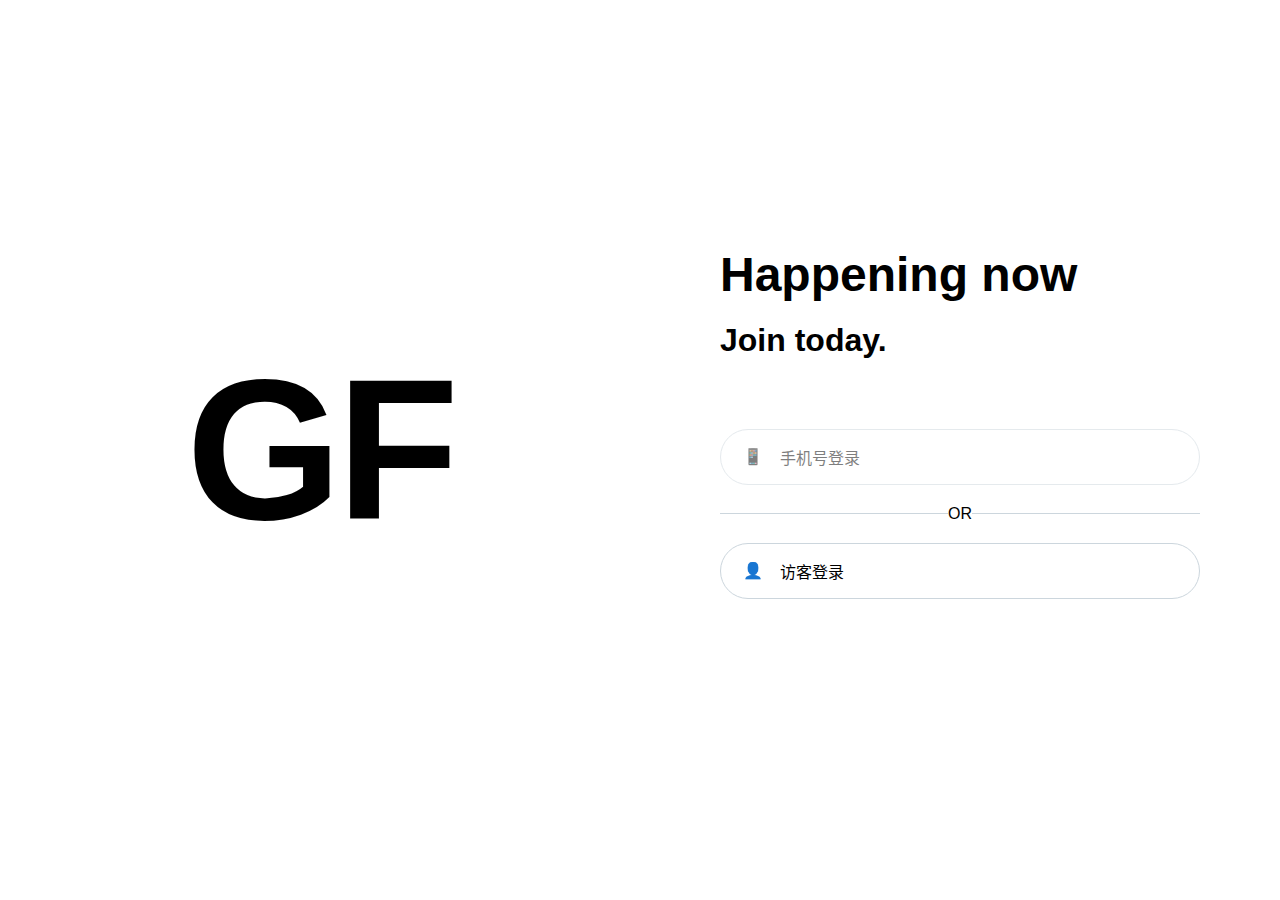
<file: index.html>
<!DOCTYPE html>
<html lang="zh-CN">
<head>
    <meta charset="UTF-8">
    <meta name="viewport" content="width=device-width, initial-scale=1.0">
    <title>面试助手 - 首页</title>
    <style>
        body {
            font-family: 'Segoe UI', Tahoma, Geneva, Verdana, sans-serif;
            margin: 0;
            padding: 0;
            background-color: #f5f5f5;
            color: #333;
        }
        .container {
            max-width: 800px;
            margin: 50px auto;
            padding: 20px;
            background-color: #fff;
            border-radius: 8px;
            box-shadow: 0 2px 10px rgba(0,0,0,0.1);
            text-align: center;
        }
        h1 {
            color: #2c3e50;
            margin-bottom: 30px;
        }
        .links {
            display: flex;
            justify-content: center;
            gap: 20px;
            flex-wrap: wrap;
        }
        .btn {
            display: inline-block;
            padding: 15px 30px;
            background-color: #3498db;
            color: white;
            text-decoration: none;
            border-radius: 4px;
            font-size: 18px;
            transition: background-color 0.3s ease;
        }
        .btn:hover {
            background-color: #2980b9;
        }
    </style>
</head>
<body>
    <div class="container">
        <h1>欢迎使用面试助手</h1>
        <p>请选择您要访问的页面：</p>
        <div class="links">
            <a href="config.html" class="btn">面试配置</a>
            <a href="interview.html" class="btn">开始面试</a>
            <a href="user.html" class="btn">用户中心</a>
        </div>
    </div>

    <script>
        // 检查用户是否已登录
        window.onload = function() {
            // 这里应该检查实际的登录状态，目前我们用一个简单的检查来演示
            // 在实际应用中，这可能涉及检查cookie、localStorage或向服务器验证
            const isLoggedIn = localStorage.getItem('isLoggedIn') === 'true';
            
            if (!isLoggedIn) {
                // 如果用户未登录，重定向到登录页面
                window.location.href = 'login.html';
            }
        };
    </script>
</body>
</html>
</file>
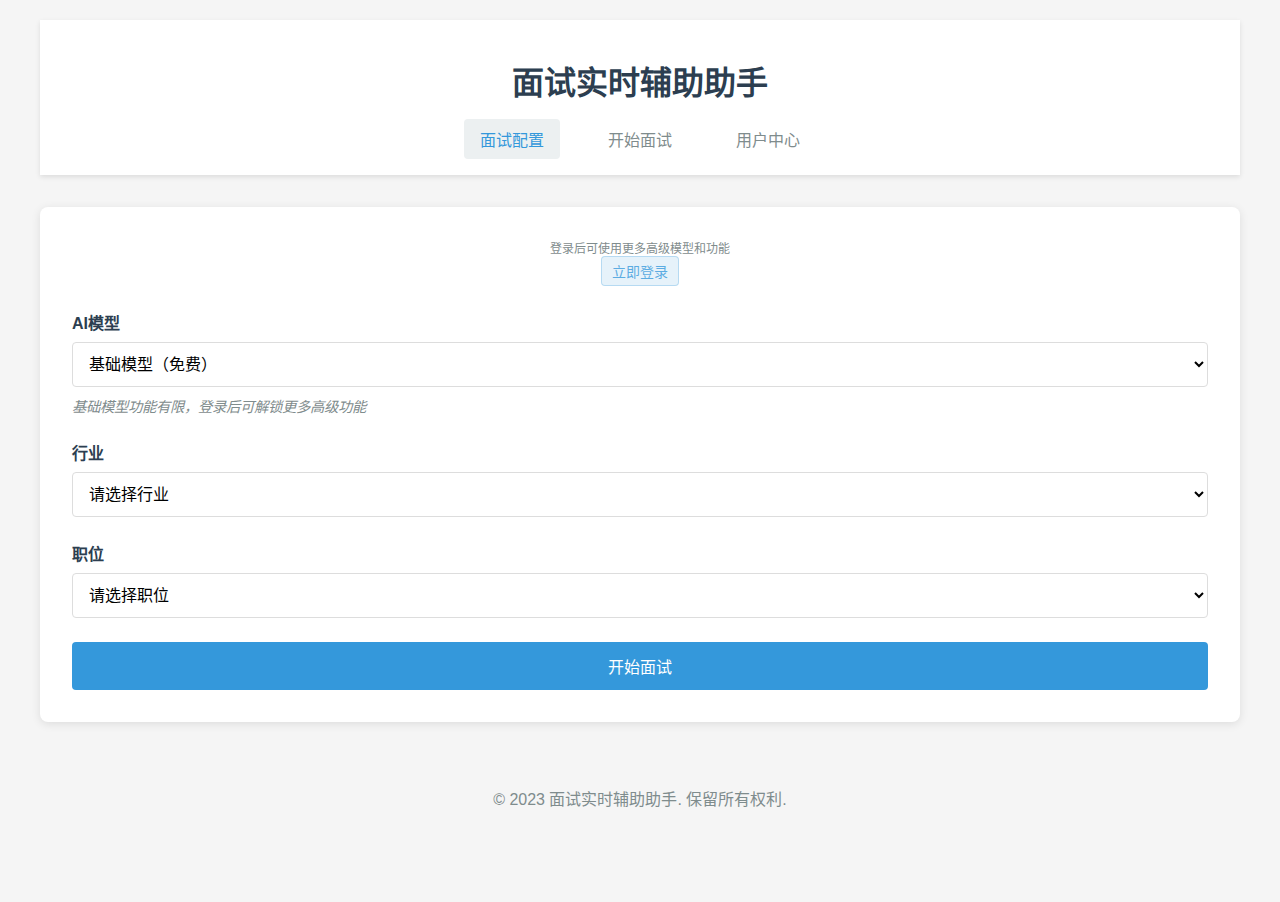
<file: config.html>
<!DOCTYPE html>
<html lang="zh-CN">
<head>
    <meta charset="UTF-8">
    <meta name="viewport" content="width=device-width, initial-scale=1.0">
    <title>面试配置 - 面试助手</title>
    <link rel="stylesheet" href="css/config.css">
    <link rel="stylesheet" href="css/modal.css">
</head>
<body>
    <div class="container">
        <header>
            <h1>面试实时辅助助手</h1>
            <nav>
                <a href="config.html" class="active">面试配置</a>
                <a href="interview.html">开始面试</a>
                <a href="user.html">用户中心</a>
            </nav>
        </header>

        <main>
            <div class="login-prompt" id="loginPrompt" style="display: none;">
                <p>登录后可使用更多高级模型和功能</p>
                <button id="goToLogin" class="btn btn-primary">立即登录</button>
            </div>

            <form id="configForm">
                <div class="form-group">
                    <label for="model">AI模型</label>
                    <select id="model" name="model" required>
                        <option value="">请选择AI模型</option>
                        <option value="basic" selected>基础模型（免费）</option>
                        <option value="advanced" disabled>高级模型（需登录）</option>
                        <option value="premium" disabled>旗舰模型（需登录）</option>
                    </select>
                    <p class="model-info" id="modelInfo">基础模型功能有限，登录后可解锁更多高级功能</p>
                </div>

                <div class="form-group">
                    <label for="industry">行业</label>
                    <select id="industry" name="industry" required>
                        <option value="">请选择行业</option>
                        <option value="technology">互联网/科技</option>
                        <option value="finance">金融</option>
                        <option value="healthcare">医疗健康</option>
                        <option value="education">教育</option>
                        <option value="manufacturing">制造业</option>
                        <option value="retail">零售/电商</option>
                    </select>
                </div>

                <div class="form-group">
                    <label for="position">职位</label>
                    <select id="position" name="position" required>
                        <option value="">请选择职位</option>
                        <option value="developer">软件开发工程师</option>
                        <option value="manager">项目经理</option>
                        <option value="designer">UI/UX设计师</option>
                        <option value="analyst">数据分析师</option>
                        <option value="tester">测试工程师</option>
                    </select>
                </div>

                <button type="submit" class="btn btn-primary btn-block">开始面试</button>
            </form>
        </main>

        <!-- 登录模态框 -->
        <div id="loginModal" class="modal" style="display: none;">
            <div class="modal-content">
                <span class="close">&times;</span>
                <h2>用户登录</h2>
                <div class="login-tabs">
                    <button class="tab-btn active" data-tab="username">账号密码登录</button>
                    <button class="tab-btn" data-tab="phone">手机验证码登录</button>
                </div>
                
                <!-- 账号密码登录表单 -->
                <form id="modalLoginForm" class="login-form active">
                    <div class="form-group">
                        <label for="modalUsername">用户名</label>
                        <input type="text" id="modalUsername" name="username" required>
                    </div>
                    <div class="form-group">
                        <label for="modalPassword">密码</label>
                        <input type="password" id="modalPassword" name="password" required>
                    </div>
                    <button type="submit" class="btn btn-primary btn-block">登录</button>
                </form>
                
                <!-- 手机验证码登录表单 -->
                <form id="modalPhoneLoginForm" class="login-form" style="display: none;">
                    <div class="form-group">
                        <label for="modalPhone">手机号</label>
                        <input type="tel" id="modalPhone" name="phone" required>
                    </div>
                    <div class="form-group">
                        <label for="modalCode">验证码</label>
                        <div class="code-input-group">
                            <input type="text" id="modalCode" name="code" required>
                            <button type="button" id="modalSendCodeBtn" class="btn btn-secondary">发送验证码</button>
                        </div>
                    </div>
                    <button type="submit" class="btn btn-primary btn-block">登录</button>
                </form>
                
                <div class="form-footer">
                    <p>还没有账户？<a href="#" id="showRegisterModal">立即注册</a></p>
                </div>
            </div>
            
            <!-- 注册表单 -->
            <div class="modal-content" id="registerModalContent" style="display: none;">
                <span class="close">&times;</span>
                <h2>用户注册</h2>
                <form id="modalRegisterForm">
                    <div class="form-group">
                        <label for="modalRegUsername">用户名</label>
                        <input type="text" id="modalRegUsername" name="regUsername" required>
                    </div>
                    <div class="form-group">
                        <label for="modalRegEmail">邮箱</label>
                        <input type="email" id="modalRegEmail" name="regEmail" required>
                    </div>
                    <div class="form-group">
                        <label for="modalRegPassword">密码</label>
                        <input type="password" id="modalRegPassword" name="regPassword" required>
                    </div>
                    <div class="form-group">
                        <label for="modalRegConfirmPassword">确认密码</label>
                        <input type="password" id="modalRegConfirmPassword" name="regConfirmPassword" required>
                    </div>
                    <button type="submit" class="btn btn-primary btn-block">注册</button>
                </form>
                <div class="form-footer">
                    <p>已有账户？<a href="#" id="showLoginModal">立即登录</a></p>
                </div>
            </div>
        </div>

        <footer>
            <p>&copy; 2023 面试实时辅助助手. 保留所有权利.</p>
        </footer>
    </div>

    <script src="js/config.js"></script>
</body>
</html>
</file>
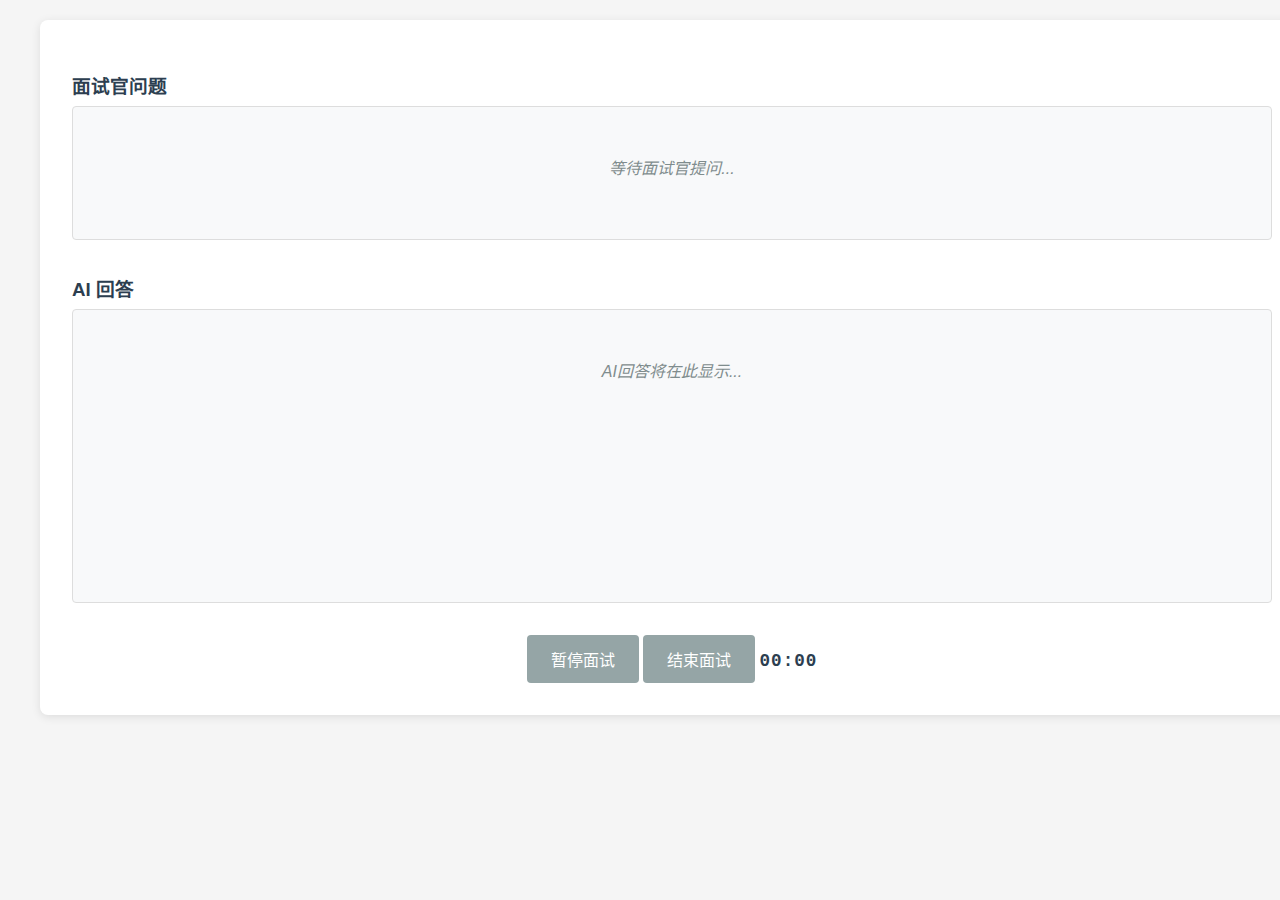
<file: interview.html>
<!DOCTYPE html>
<html lang="zh-CN">
<head>
    <meta charset="UTF-8">
    <meta name="viewport" content="width=device-width, initial-scale=1.0">
    <title>面试进行中 - 面试助手</title>
    <link rel="stylesheet" href="css/interview.css">
</head>
<body>
    <div class="container">
        <div class="content-layout">
        

        <main class="content-main">
            <div class="interview-section">
                <div class="qa-section">
                    <div class="question-section">
                        <h3>面试官问题</h3>
                        <div id="questionDisplay" class="display-area">
                            <p class="placeholder">等待面试官提问...</p>
                        </div>
                    </div>
                    
                    <div class="answer-section">
                        <h3>AI 回答</h3>
                        <div id="answerDisplay" class="display-area">
                            <p class="placeholder">AI回答将在此显示...</p>
                        </div>
                    </div>
                </div>
            </div>

            <div class="interview-actions">
                <button id="pauseInterview" class="btn btn-secondary">暂停面试</button>
                <button id="endInterview" class="btn btn-secondary">结束面试</button>
                <span id="interviewTimer" class="timer-display" aria-label="计时器">00:00</span>
            </div>
        </main>

        
        
        </div>

        <footer>
        </footer>
    </div>
    <script src="js/interview.js"></script>
</body>
</html>
</file>
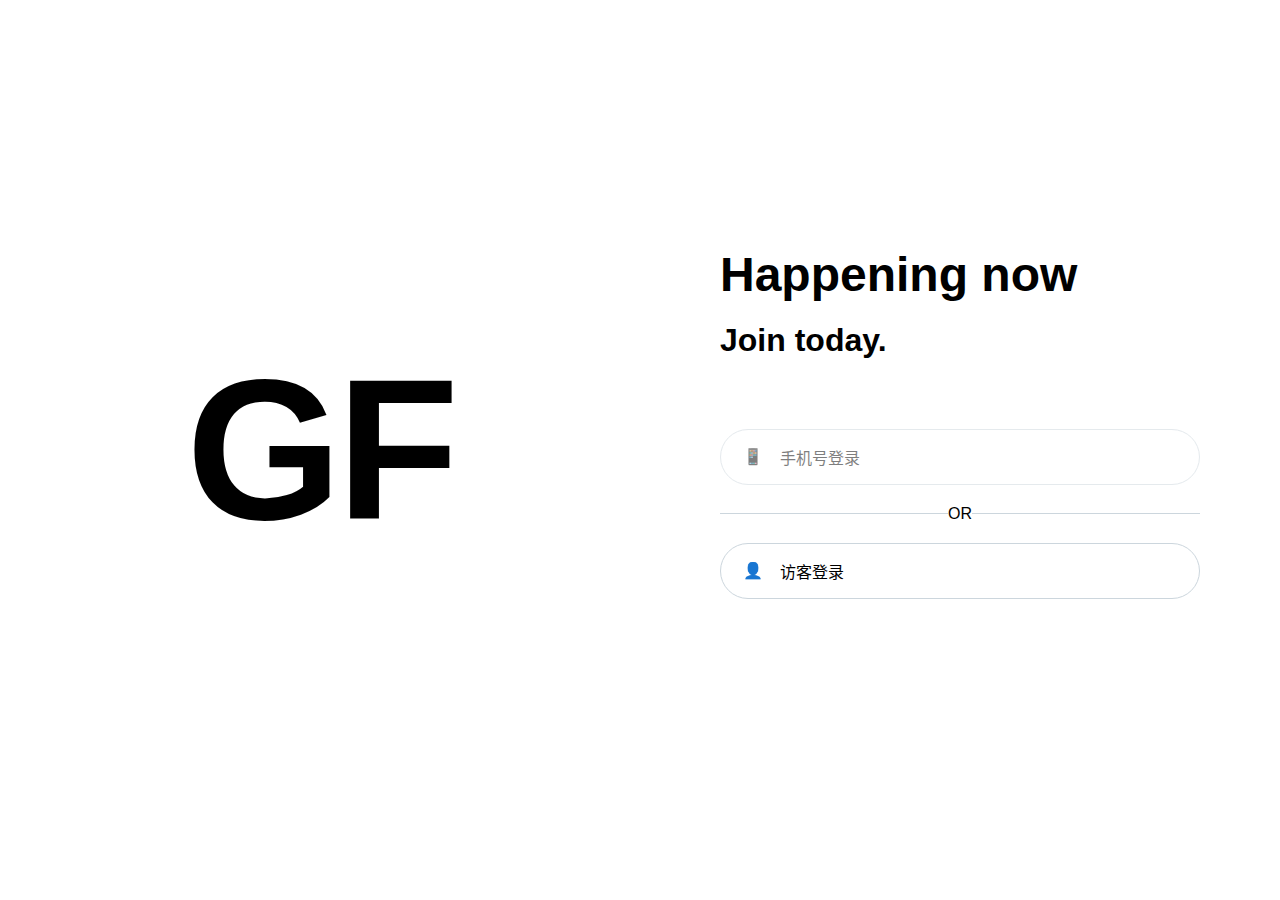
<file: login.html>
<!DOCTYPE html>
<html lang="zh-CN">
<head>
    <meta charset="UTF-8">
    <meta name="viewport" content="width=device-width, initial-scale=1.0">
    <title>登录 - 面试助手</title>
    <style>
        * {
            margin: 0;
            padding: 0;
            box-sizing: border-box;
            font-family: 'Segoe UI', Tahoma, Geneva, Verdana, sans-serif;
        }
        
        body {
            background-color: #fff;
            display: flex;
            height: 100vh;
        }
        
        .left-panel {
            width: 50%;
            display: flex;
            justify-content: center;
            align-items: center;
            background-color: #fff;
        }
        
        .logo {
            font-size: 200px;
            font-weight: bold;
            color: #000;
            letter-spacing: -5px;
        }
        
        .right-panel {
            width: 50%;
            padding: 60px 80px;
            display: flex;
            flex-direction: column;
            justify-content: center;
            background-color: #fff;
        }
        
        .header {
            margin-bottom: 40px;
        }
        
        .header h1 {
            font-size: 48px;
            font-weight: 800;
            margin-bottom: 20px;
            color: #000;
        }
        
        .header h2 {
            font-size: 32px;
            font-weight: 700;
            margin-bottom: 30px;
            color: #000;
        }
        
        .login-options {
            margin-bottom: 40px;
        }
        
        .phone-login, .guest-login, .create-account, .sign-in, .get-grok {
            user-select: none;
        }

        .phone-login {
            background-color: #fff;
            border: 1px solid #ccd6dd;
            border-radius: 30px;
            padding: 15px 20px;
            margin-bottom: 15px;
            display: flex;
            align-items: center;
            cursor: pointer;
            transition: background-color 0.2s;
        }
        
        .phone-login:hover {
            background-color: #f5f8fa;
        }
        
        .phone-icon {
            width: 24px;
            height: 24px;
            margin-right: 15px;
            display: flex;
            align-items: center;
            justify-content: center;
        }
        
        .phone-login span {
            font-size: 16px;
            color: #000;
        }
        
        .guest-login {
            background-color: #fff;
            border: 1px solid #ccd6dd;
            border-radius: 30px;
            padding: 15px 20px;
            margin-bottom: 15px;
            display: flex;
            align-items: center;
            cursor: pointer;
            transition: background-color 0.2s;
        }
        
        .guest-login:hover {
            background-color: #f5f8fa;
        }
        
        .guest-icon {
            width: 24px;
            height: 24px;
            margin-right: 15px;
            display: flex;
            align-items: center;
            justify-content: center;
        }
        
        .guest-login span {
            font-size: 16px;
            color: #000;
        }
        
        .divider {
            display: flex;
            align-items: center;
            margin: 20px 0;
        }
        
        .divider-line {
            flex: 1;
            height: 1px;
            background-color: #ccd6dd;
        }
        
        .divider-text {
            margin: 0 15px;
            font-size: 14px;
            color: #657786;
        }
        
        .create-account {
            background-color: #000;
            color: #fff;
            border: none;
            border-radius: 30px;
            padding: 15px 20px;
            font-size: 16px;
            font-weight: 600;
            cursor: pointer;
            transition: background-color 0.2s;
            margin-bottom: 20px;
            text-align: center;
        }
        
        .create-account:hover {
            background-color: #1a1a1a;
        }
        
        .terms {
            font-size: 12px;
            color: #657786;
            margin-bottom: 30px;
        }
        
        .terms a {
            color: #1d9bf0;
            text-decoration: none;
        }
        
        .terms a:hover {
            text-decoration: underline;
        }
        
        .existing-account {
            margin-top: 40px;
        }
        
        .existing-account h3 {
            font-size: 18px;
            font-weight: 700;
            margin-bottom: 20px;
            color: #000;
        }
        
        .sign-in {
            background-color: #fff;
            border: 1px solid #ccd6dd;
            border-radius: 30px;
            padding: 15px 20px;
            margin-bottom: 15px;
            font-size: 16px;
            font-weight: 600;
            cursor: pointer;
            transition: background-color 0.2s;
            text-align: center;
        }
        
        .sign-in:hover {
            background-color: #f5f8fa;
        }
        
        .get-grok {
            background-color: #fff;
            border: 1px solid #ccd6dd;
            border-radius: 30px;
            padding: 15px 20px;
            font-size: 16px;
            font-weight: 600;
            cursor: pointer;
            transition: background-color 0.2s;
            text-align: center;
            display: flex;
            align-items: center;
            justify-content: center;
        }
        
        .get-grok:hover {
            background-color: #f5f8fa;
        }
        
        .grok-icon {
            width: 20px;
            height: 20px;
            margin-right: 10px;
        }
        
        /* 开发态手机号登录表单 */
        .phone-form {
            display: none;
            margin-top: 20px;
            border: 1px solid #e6ecf0;
            border-radius: 16px;
            padding: 20px;
            background-color: #fafafa;
        }
        .phone-form .form-group {
            margin-bottom: 12px;
        }
        .phone-form label {
            font-size: 14px;
            color: #555;
            display: block;
            margin-bottom: 6px;
        }
        .phone-form input[type="tel"],
        .phone-form input[type="text"] {
            width: 100%;
            padding: 10px 12px;
            border: 1px solid #ccd6dd;
            border-radius: 8px;
            font-size: 14px;
        }
        .phone-form .actions {
            display: flex;
            gap: 8px;
            margin-top: 8px;
        }
        .btn {
            padding: 10px 14px;
            border-radius: 9999px;
            border: 1px solid #ccd6dd;
            background-color: #fff;
            cursor: pointer;
        }
        .btn-primary {
            background-color: #1d9bf0;
            color: #fff;
            border-color: #1d9bf0;
        }
        .btn-secondary {
            background-color: #fff;
            color: #000;
        }

        @media (max-width: 768px) {
            body {
                flex-direction: column;
            }
            
            .left-panel, .right-panel {
                width: 100%;
                padding: 40px 20px;
            }
            
            .logo {
                font-size: 120px;
            }
            
            .header h1 {
                font-size: 36px;
            }
            
            .header h2 {
                font-size: 24px;
            }
        }
    </style>
</head>
<body>
    <div class="left-panel">
        <div class="logo">GF</div>
    </div>
    
    <div class="right-panel">
        <div class="header">
            <h1>Happening now</h1>
            <h2>Join today.</h2>
        </div>

        <div class="login-options">
            <div class="phone-login" id="phoneLoginTrigger" style="opacity: 0.5; cursor: not-allowed;" onclick="return false;">
                <div class="phone-icon">📱</div>
                <span>手机号登录</span>
            </div>
            


            <!-- 开发态手机号登录表单（不接入云服务） -->
            <div class="phone-form" id="phoneForm">
                <div class="form-group">
                    <label for="phoneInput">手机号</label>
                    <input type="tel" id="phoneInput" placeholder="请输入手机号">
                </div>
                <div class="form-group">
                    <label for="codeInput">验证码</label>
                    <input type="text" id="codeInput" placeholder="请输入6位验证码">
                </div>
                <div class="actions">
                    <button class="btn btn-secondary" id="sendCodeBtn">发送验证码</button>
                    <button class="btn btn-primary" id="loginByCodeBtn">登录</button>
                </div>
                <p id="devHint" style="margin-top:8px; font-size:12px; color:#657786; display:none;">
                    开发模式：验证码已生成并显示在弹窗提示中。
                </p>
            </div>
            
            <div class="divider">
                <div class="divider-line"></div>
                <div>OR</div>
                <div class="divider-line"></div>
            </div>
            <div class="guest-login" id="guestLoginTrigger">
                <div class="guest-icon">👤</div>
                <span>访客登录</span>
            </div>
            
        </div>
        
        
    </div>
    <script src="js/login.js"></script>
</body>
</html>
</file>
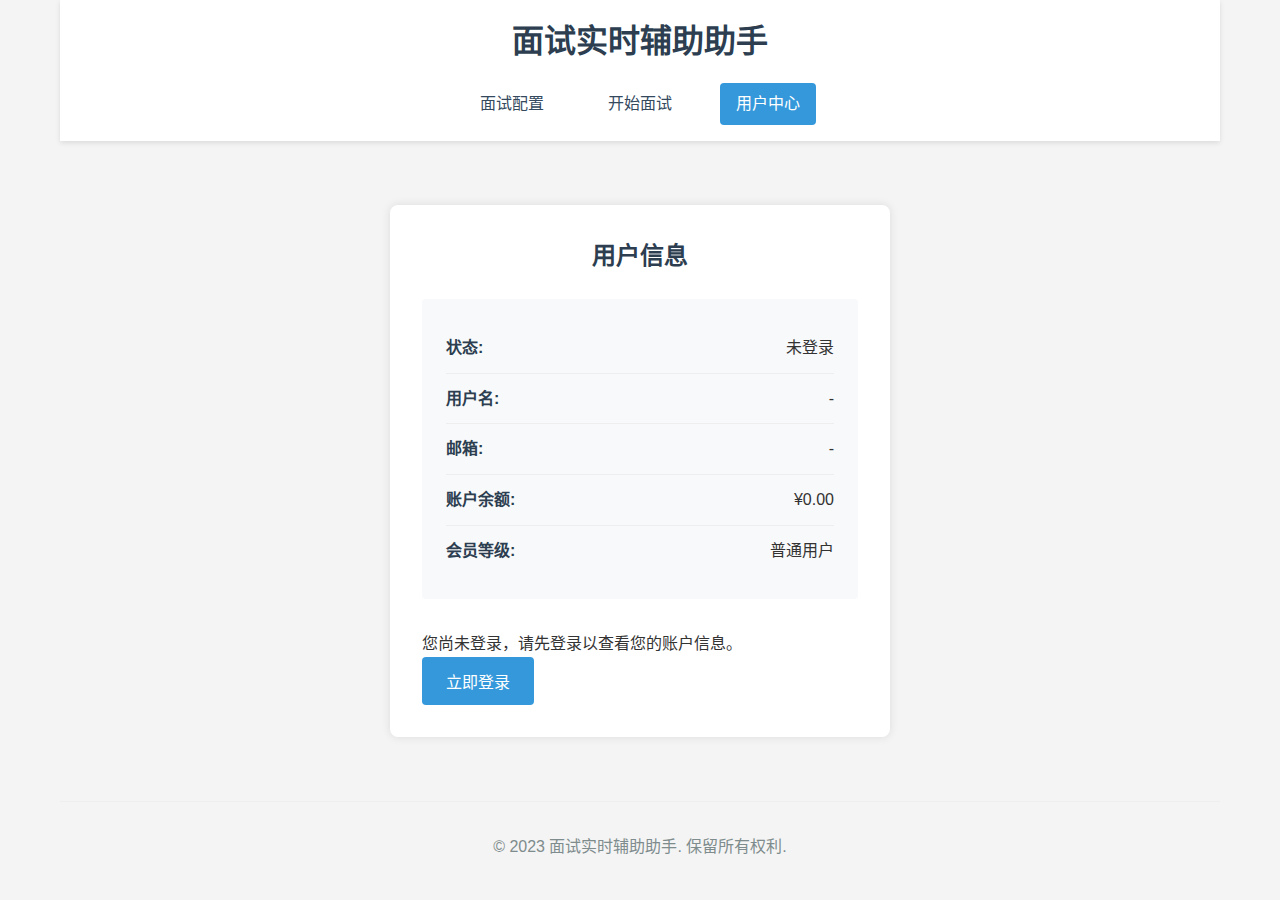
<file: user.html>
<!DOCTYPE html>
<html lang="zh-CN">
<head>
    <meta charset="UTF-8">
    <meta name="viewport" content="width=device-width, initial-scale=1.0">
    <title>用户中心 - 面试助手</title>
    <link rel="stylesheet" href="css/user.css">
</head>
<body>
    <div class="container">
        <header>
            <h1>面试实时辅助助手</h1>
            <nav>
                <a href="config.html">面试配置</a>
                <a href="interview.html">开始面试</a>
                <a href="user.html" class="active">用户中心</a>
            </nav>
        </header>

        <main>
            <div class="user-section" id="profileSection">
                <h2>用户信息</h2>
                <div class="profile-info" id="userInfo">
                    <div class="info-item">
                        <label>状态:</label>
                        <span id="loginStatus">未登录</span>
                    </div>
                    <div class="info-item">
                        <label>用户名:</label>
                        <span id="profileUsername">-</span>
                    </div>
                    <div class="info-item">
                        <label>邮箱:</label>
                        <span id="profileEmail">-</span>
                    </div>
                    <div class="info-item">
                        <label>账户余额:</label>
                        <span id="accountBalance">¥0.00</span>
                    </div>
                    <div class="info-item">
                        <label>会员等级:</label>
                        <span id="membershipLevel">普通用户</span>
                    </div>
                </div>
                
                <div class="profile-actions" id="profileActions" style="display: none;">
                    <button id="logoutBtn" class="btn btn-secondary">退出登录</button>
                    <button id="rechargeBtn" class="btn btn-primary">充值</button>
                </div>
                
                <div id="loginPromptSection">
                    <p>您尚未登录，请先登录以查看您的账户信息。</p>
                    <button id="showLoginBtn" class="btn btn-primary">立即登录</button>
                </div>
                
                <div class="user-section" id="loginSection" style="display: none; margin-top: 2rem;">
                    <h2>用户登录</h2>
                    <div class="login-tabs">
                        <button class="tab-btn active" data-tab="username">账号密码登录</button>
                        <button class="tab-btn" data-tab="phone">手机验证码登录</button>
                    </div>
                    
                    <!-- 账号密码登录表单 -->
                    <form id="loginForm" class="login-form active">
                        <div class="form-group">
                            <label for="username">用户名</label>
                            <input type="text" id="username" name="username" required>
                        </div>
                        <div class="form-group">
                            <label for="password">密码</label>
                            <input type="password" id="password" name="password" required>
                        </div>
                        <button type="submit" class="btn btn-primary">登录</button>
                    </form>
                    
                    <!-- 手机验证码登录表单 -->
                    <form id="phoneLoginForm" class="login-form" style="display: none;">
                        <div class="form-group">
                            <label for="phone">手机号</label>
                            <input type="tel" id="phone" name="phone" required>
                        </div>
                        <div class="form-group">
                            <label for="code">验证码</label>
                            <div class="code-input-group">
                                <input type="text" id="code" name="code" required>
                                <button type="button" id="sendCodeBtn" class="btn btn-secondary">发送验证码</button>
                            </div>
                        </div>
                        <button type="submit" class="btn btn-primary">登录</button>
                    </form>
                    
                    <div class="form-footer">
                        <p>还没有账户？<a href="#" id="showRegister">立即注册</a></p>
                    </div>
                </div>

                <div class="user-section" id="registerSection" style="display: none; margin-top: 2rem;">
                    <h2>用户注册</h2>
                    <form id="registerForm">
                        <div class="form-group">
                            <label for="regUsername">用户名</label>
                            <input type="text" id="regUsername" name="regUsername" required>
                        </div>
                        <div class="form-group">
                            <label for="regEmail">邮箱</label>
                            <input type="email" id="regEmail" name="regEmail" required>
                        </div>
                        <div class="form-group">
                            <label for="regPassword">密码</label>
                            <input type="password" id="regPassword" name="regPassword" required>
                        </div>
                        <div class="form-group">
                            <label for="regConfirmPassword">确认密码</label>
                            <input type="password" id="regConfirmPassword" name="regConfirmPassword" required>
                        </div>
                        <button type="submit" class="btn btn-primary">注册</button>
                    </form>
                    <div class="form-footer">
                        <p>已有账户？<a href="#" id="showLogin">立即登录</a></p>
                    </div>
                </div>
                
                <div class="recharge-section" id="rechargeSection" style="display: none; margin-top: 2rem;">
                    <h3>账户充值</h3>
                    <div class="recharge-options">
                        <div class="recharge-option" data-amount="10">
                            <span>¥10</span>
                        </div>
                        <div class="recharge-option" data-amount="30">
                            <span>¥30</span>
                        </div>
                        <div class="recharge-option" data-amount="50">
                            <span>¥50</span>
                        </div>
                        <div class="recharge-option" data-amount="100">
                            <span>¥100</span>
                        </div>
                    </div>
                    <div class="form-group">
                        <label for="customAmount">自定义金额</label>
                        <input type="number" id="customAmount" min="1" placeholder="输入充值金额">
                    </div>
                    <button id="confirmRecharge" class="btn btn-primary">确认充值</button>
                </div>
            </div>
        </main>

        <footer>
            <p>&copy; 2023 面试实时辅助助手. 保留所有权利.</p>
        </footer>
    </div>

    <script src="js/user.js"></script>
</body>
</html>
</file>
<file: css/config.css>
/* 面试配置页面样式 */
body {
    font-family: 'Segoe UI', Tahoma, Geneva, Verdana, sans-serif;
    margin: 0;
    padding: 0;
    background-color: #f5f5f5;
    color: #333;
}

.container {
    max-width: 1200px;
    margin: 0 auto;
    padding: 20px;
    /* 预留底部固定导航的空间，避免遮挡内容 */
    padding-bottom: 60px;
}

header {
    background-color: #fff;
    box-shadow: 0 2px 5px rgba(0,0,0,0.1);
    padding: 1rem 0;
    margin-bottom: 2rem;
}

header h1 {
    text-align: center;
    color: #2c3e50;
    margin-bottom: 1rem;
}

/* 头部小提示样式（覆盖原大块样式） */
header .login-prompt {
    background: none;
    border: none;
    padding: 0;
    margin: -0.5rem 0 0.5rem; /* 靠近标题并减少占用 */
    text-align: center;
    display: inline-flex;
    align-items: center;
    justify-content: center;
    gap: 8px;
    flex-wrap: nowrap; /* 保持 p 和 button 同一行 */
}

header .login-prompt p {
    margin: 0;
    font-size: 12px;
    color: #7f8c8d;
    white-space: nowrap; /* 文案尽量单行显示 */
}

.btn-compact {
    padding: 0.25rem 0.5rem;
    font-size: 12px; /* 与提示小字匹配 */
}

/* 头部提示中的按钮使用半透明底色并保持小尺寸 */
header .login-prompt .btn-primary {
    background-color: rgba(52, 152, 219, 0.15);
    color: #3498db;
    border: 1px solid rgba(52, 152, 219, 0.35);
    opacity: 0.5; /* 设为半透明 */
    padding: 0.2rem 0.6rem;
    font-size: 0.85rem;
    line-height: 1.2;
}

header .login-prompt .btn-primary:hover {
    background-color: rgba(52, 152, 219, 0.25);
    opacity: 0.65;
}

nav {
    display: flex;
    justify-content: center;
    gap: 2rem;
}

nav a {
    text-decoration: none;
    color: #7f8c8d;
    padding: 0.5rem 1rem;
    border-radius: 4px;
    transition: all 0.3s ease;
}

nav a:hover,
nav a.active {
    color: #3498db;
    background-color: #ecf0f1;
}

main {
    background-color: #fff;
    border-radius: 8px;
    box-shadow: 0 2px 10px rgba(0,0,0,0.1);
    padding: 2rem;
    margin-bottom: 2rem;
}

.login-prompt {
    box-sizing: border-box;
    width: 100%;
    background: none;
    border: none;
    padding: 0.5rem 0; /* 去掉左右内边距，与 header 视觉对齐 */
    margin: -0.5rem 0 1rem; /* 微调与标题间距 */
    display: inline-flex;
    align-items: center;
    justify-content: center;
    gap: 8px;
    text-align: center;
}

.login-prompt p {
    margin: 0;
    font-size: 12px;
    color: #7f8c8d;
    white-space: nowrap;
}

.form-group {
    margin-bottom: 1.5rem;
}

.form-group label {
    display: block;
    margin-bottom: 0.5rem;
    font-weight: bold;
    color: #2c3e50;
}

.form-group select {
    width: 100%;
    padding: 0.75rem;
    border: 1px solid #ddd;
    border-radius: 4px;
    font-size: 1rem;
    background-color: #fff;
    box-sizing: border-box;
}

/* 输入框与下拉统一样式 */
.form-group input[type="text"],
.form-group input[type="tel"],
.form-group input[type="number"],
.form-group input[type="email"],
.form-group input[type="password"] {
    width: 100%;
    padding: 0.75rem;
    border: 1px solid #ddd;
    border-radius: 4px;
    font-size: 1rem;
    background-color: #fff;
    box-sizing: border-box;
}

.form-group select:focus {
    outline: none;
    border-color: #3498db;
    box-shadow: 0 0 0 2px rgba(52, 152, 219, 0.2);
}

.model-info {
    font-size: 0.9rem;
    color: #7f8c8d;
    margin-top: 0.5rem;
    font-style: italic;
}

.btn {
    display: inline-block;
    padding: 0.75rem 1.5rem;
    border: none;
    border-radius: 4px;
    font-size: 1rem;
    cursor: pointer;
    transition: all 0.3s ease;
    text-align: center;
}

.btn-primary {
    background-color: #3498db;
    color: white;
}

.btn-primary:hover {
    background-color: #2980b9;
}

.btn-block {
    display: block;
    width: 100%;
}

footer {
    text-align: center;
    color: #7f8c8d;
    padding: 1rem 0;
}

/* 底部微信风格导航 */
.bottom-nav {
    position: fixed;
    bottom: 0;
    left: 0;
    right: 0;
    height: 48px;
    background-color: #fff;
    box-shadow: 0 -2px 10px rgba(0,0,0,0.08);
    display: flex;
    justify-content: space-around;
    align-items: center;
    z-index: 1000;
}

.bottom-nav .nav-item {
    display: flex;
    flex-direction: column;
    align-items: center;
    justify-content: center;
    text-decoration: none;
    color: #7f8c8d;
    height: 100%;
    min-width: 80px;
}

.bottom-nav .icon {
    font-size: 20px;
    line-height: 1;
}

.bottom-nav .label {
    font-size: 11px;
    margin-top: 2px;
}

.bottom-nav .nav-item.active .icon,
.bottom-nav .nav-item.active .label {
    color: #3498db;
}

#goToLogin {
    background-color: rgba(52, 152, 219, 0.15);
    color: #3498db;
    border: 1px solid rgba(52, 152, 219, 0.35);
    opacity: 0.8;
    padding: 0.25rem 0.6rem;     /* 控制按钮大小 */
    font-size: 0.875rem;         /* 字体小一点 */
    border-radius: 4px;          /* 圆角 */
}



/* 响应式设计 */
@media (max-width: 768px) {
    .container {
        padding: 10px;
        padding-bottom: 60px; /* 移动端同样预留底部导航空间 */
    }
    
    nav {
        flex-direction: column;
        gap: 0.5rem;
    }
    
    main {
        padding: 1rem;
    }
}

/* 通用隐藏类，用于临时隐藏元素 */
.hidden {
    display: none !important;
}
</file>
<file: css/modal.css>
/* 模态框样式 */
.modal {
    display: none;
    position: fixed;
    z-index: 1000;
    left: 0;
    top: 0;
    width: 100%;
    height: 100%;
    background-color: rgba(0,0,0,0.4);
}

.modal-content {
    background-color: #fefefe;
    margin: 5% auto;
    padding: 20px;
    border: 1px solid #888;
    width: 90%;
    max-width: 500px;
    border-radius: 8px;
    box-shadow: 0 4px 8px rgba(0,0,0,0.2);
    position: relative;
}

.close {
    color: #aaa;
    float: right;
    font-size: 28px;
    font-weight: bold;
    cursor: pointer;
    position: absolute;
    top: 10px;
    right: 15px;
}

.close:hover,
.close:focus {
    color: black;
    text-decoration: none;
}

.modal-content h2 {
    margin-top: 0;
    color: #2c3e50;
    text-align: center;
}

.modal .login-tabs {
    display: flex;
    margin-bottom: 1.5rem;
    border-bottom: 1px solid #eee;
}

.modal .tab-btn {
    flex: 1;
    padding: 0.75rem;
    background: none;
    border: none;
    cursor: pointer;
    font-size: 1rem;
    color: #7f8c8d;
}

.modal .tab-btn.active {
    color: #3498db;
    border-bottom: 2px solid #3498db;
    font-weight: bold;
}

.modal .login-form {
    display: none;
}

.modal .login-form.active {
    display: block;
}

.modal .form-group {
    margin-bottom: 1rem;
}

.modal .form-group label {
    display: block;
    margin-bottom: 0.5rem;
    font-weight: bold;
    color: #2c3e50;
}

.modal .form-group input {
    width: 100%;
    padding: 10px 12px;
    border: 1px solid #ccd6dd;
    border-radius: 8px;
    font-size: 14px;
    box-sizing: border-box;
}

.modal .form-group input:focus {
    outline: none;
    border-color: #3498db;
    box-shadow: 0 0 0 2px rgba(52, 152, 219, 0.2);
}

.modal .code-input-group {
    display: flex;
    gap: 0.5rem;
}

.modal .code-input-group input {
    flex: 1;
}

.modal .code-input-group button {
    white-space: nowrap;
    padding: 0.75rem 1rem;
}

/* 按钮采用 login 页面类似的圆角胶囊风格 */
.modal .btn {
    display: inline-block;
    padding: 10px 14px;
    border-radius: 9999px;
    border: 1px solid #ccd6dd;
    background-color: #fff;
    cursor: pointer;
    transition: background-color 0.2s ease;
    text-align: center;
    font-size: 14px;
}

.modal .btn-primary {
    background-color: #1d9bf0;
    color: #fff;
    border-color: #1d9bf0;
}

.modal .btn-primary:hover {
    background-color: #2980b9;
}

.modal .btn-secondary {
    background-color: #fff;
    color: #000;
}

.modal .btn-secondary:hover {
    background-color: #7f8c8d;
}

.modal .btn-block {
    display: block;
    width: 100%;
}

/* phone-form 外观对齐 login 页面 */
.modal .phone-form {
    margin-top: 12px;
    border: 1px solid #e6ecf0;
    border-radius: 16px;
    padding: 16px;
    background-color: #fafafa;
}
.modal .phone-form .form-group { margin-bottom: 12px; }
.modal .phone-form label { font-size: 14px; color: #555; margin-bottom: 6px; display:block; }
.modal .phone-form .actions { display:flex; gap:8px; margin-top:8px; }

.modal .form-footer {
    text-align: center;
    margin-top: 1rem;
}

.modal .form-footer a {
    color: #3498db;
    text-decoration: none;
}

.modal .form-footer a:hover {
    text-decoration: underline;
}
</file>
<file: css/interview.css>
/* 面试进行页面样式 */
body {
    font-family: 'Segoe UI', Tahoma, Geneva, Verdana, sans-serif;
    margin: 0;
    padding: 0;
    background-color: #f5f5f5;
    color: #333;
}

.container {
    max-width: 1200px;
    margin: 0 auto;
    padding: 20px;
}

header {
    background-color: #fff;
    box-shadow: 0 2px 5px rgba(0,0,0,0.1);
    padding: 1rem 0;
    margin-bottom: 2rem;
}

header h1 {
    text-align: center;
    color: #2c3e50;
    margin-bottom: 1rem;
}

nav {
    display: flex;
    justify-content: center;
    gap: 2rem;
}

nav a {
    text-decoration: none;
    color: #7f8c8d;
    padding: 0.5rem 1rem;
    border-radius: 4px;
    transition: all 0.3s ease;
}

nav a:hover,
nav a.active {
    color: #3498db;
    background-color: #ecf0f1;
}

main {
    background-color: #fff;
    border-radius: 8px;
    box-shadow: 0 2px 10px rgba(0,0,0,0.1);
    padding: 2rem;
    margin-bottom: 2rem;
}

/* 面试头部区域 */
.interview-header {
    display: flex;
    justify-content: space-between;
    align-items: center;
    margin-bottom: 2rem;
    padding-bottom: 1rem;
    border-bottom: 1px solid #ecf0f1;
}

.interview-timer {
    display: flex;
    align-items: center;
    background-color: #f8f9fa;
    padding: 0.75rem 1.25rem;
    border-radius: 6px;
    border: 1px solid #e9ecef;
}

.timer-label {
    color: #6c757d;
    font-size: 0.9rem;
    margin-right: 0.5rem;
}

.timer-display {
    font-family: 'Courier New', monospace;
    font-size: 1.1rem;
    font-weight: bold;
    color: #2c3e50;
    letter-spacing: 1px;
    min-width: 50px;
}

/* 主内容布局（移除侧栏样式） */
.content-layout {
    display: block;
}

.content-main {
    width: 100%;
}

.interview-section {
    margin-bottom: 2rem;
}

.btn {
    display: inline-block;
    padding: 0.75rem 1.5rem;
    border: none;
    border-radius: 4px;
    font-size: 1rem;
    cursor: pointer;
    transition: all 0.3s ease;
    text-align: center;
}

.btn-primary {
    background-color: #3498db;
    color: white;
}

.btn-primary:hover {
    background-color: #2980b9;
}

.btn-secondary {
    background-color: #95a5a6;
    color: white;
}

.btn-secondary:hover {
    background-color: #7f8c8d;
}

.btn:disabled {
    background-color: #bdc3c7;
    cursor: not-allowed;
}

.qa-section {
    display: flex;
    flex-direction: column;
    gap: 1rem;
}

.question-section,
.answer-section {
    flex: 1;
}

.question-section h3,
.answer-section h3 {
    color: #2c3e50;
    margin-bottom: 0.5rem;
}

.display-area {
    background-color: #f8f9fa;
    border: 1px solid #ddd;
    border-radius: 4px;
    padding: 1rem;
    min-height: 150px;
    max-height: 200px;
    overflow-y: auto;
}

/* 调整问题与回答区域的高度分配：缩短问题区，增大回答区 */
.question-section .display-area {
    min-height: 100px;
    max-height: 140px;
}

.answer-section .display-area {
    min-height: 260px;
    max-height: 420px;
}

.display-area .placeholder {
    color: #7f8c8d;
    font-style: italic;
    text-align: center;
    margin: 2rem 0;
}

.interview-actions {
    text-align: center;
}

footer {
    text-align: center;
    color: #7f8c8d;
    padding: 1rem 0;
}

/* 响应式设计 */
@media (max-width: 768px) {
    .container {
        padding: 10px;
    }
    .content-layout {
        display: block;
    }
    
    .interview-header {
        flex-direction: column;
        gap: 1rem;
        text-align: center;
    }
    
    .interview-timer {
        justify-content: center;
    }
    
    nav {
        flex-direction: column;
        gap: 0.5rem;
    }
    
    main {
        padding: 1rem;
    }
}
</file>
<file: css/user.css>
/* 用户中心页面样式 */
* {
    margin: 0;
    padding: 0;
    box-sizing: border-box;
}

body {
    font-family: 'Arial', sans-serif;
    line-height: 1.6;
    color: #333;
    background-color: #f4f4f4;
}

.container {
    max-width: 1200px;
    margin: 0 auto;
    padding: 0 20px;
}

header {
    background-color: #fff;
    box-shadow: 0 2px 5px rgba(0,0,0,0.1);
    padding: 1rem 0;
    margin-bottom: 2rem;
}

header h1 {
    text-align: center;
    color: #2c3e50;
    margin-bottom: 1rem;
}

nav {
    display: flex;
    justify-content: center;
    gap: 2rem;
}

nav a {
    text-decoration: none;
    color: #34495e;
    padding: 0.5rem 1rem;
    border-radius: 4px;
    transition: all 0.3s ease;
}

nav a:hover {
    background-color: #ecf0f1;
}

nav a.active {
    background-color: #3498db;
    color: white;
}

main {
    padding: 2rem 0;
}

.user-section {
    background-color: #fff;
    border-radius: 8px;
    box-shadow: 0 0 10px rgba(0,0,0,0.1);
    padding: 2rem;
    max-width: 500px;
    margin: 0 auto;
}

.user-section h2 {
    text-align: center;
    margin-bottom: 1.5rem;
    color: #2c3e50;
}

.form-group {
    margin-bottom: 1rem;
}

.form-group label {
    display: block;
    margin-bottom: 0.5rem;
    font-weight: bold;
    color: #2c3e50;
}

.form-group input {
    width: 100%;
    padding: 0.75rem;
    border: 1px solid #ddd;
    border-radius: 4px;
    font-size: 1rem;
    box-sizing: border-box;
}

.form-group input:focus {
    outline: none;
    border-color: #3498db;
    box-shadow: 0 0 0 2px rgba(52, 152, 219, 0.2);
}

.code-input-group {
    display: flex;
    gap: 0.5rem;
}

.code-input-group input {
    flex: 1;
}

.code-input-group button {
    white-space: nowrap;
}

.btn {
    display: inline-block;
    padding: 0.75rem 1.5rem;
    border: none;
    border-radius: 4px;
    font-size: 1rem;
    cursor: pointer;
    transition: all 0.3s ease;
    text-align: center;
}

.btn-primary {
    background-color: #3498db;
    color: white;
}

.btn-primary:hover {
    background-color: #2980b9;
}

.btn-secondary {
    background-color: #95a5a6;
    color: white;
}

.btn-secondary:hover {
    background-color: #7f8c8d;
}

.btn-block {
    display: block;
    width: 100%;
}

.form-footer {
    text-align: center;
    margin-top: 1rem;
}

.form-footer a {
    color: #3498db;
    text-decoration: none;
}

.form-footer a:hover {
    text-decoration: underline;
}

.profile-info {
    background-color: #f8f9fa;
    border-radius: 4px;
    padding: 1.5rem;
    margin-bottom: 2rem;
}

.info-item {
    display: flex;
    justify-content: space-between;
    padding: 0.75rem 0;
    border-bottom: 1px solid #eee;
}

.info-item:last-child {
    border-bottom: none;
}

.info-item label {
    font-weight: bold;
    color: #2c3e50;
}

.profile-actions {
    display: flex;
    gap: 1rem;
    justify-content: center;
    margin-bottom: 2rem;
}

.recharge-section h3 {
    color: #2c3e50;
    margin-bottom: 1rem;
    text-align: center;
}

.recharge-options {
    display: flex;
    justify-content: space-between;
    gap: 1rem;
    margin-bottom: 1rem;
}

.recharge-option {
    flex: 1;
    text-align: center;
    padding: 1rem;
    border: 1px solid #ddd;
    border-radius: 4px;
    cursor: pointer;
    transition: all 0.3s ease;
}

.recharge-option:hover {
    border-color: #3498db;
}

.recharge-option.selected {
    border-color: #3498db;
    background-color: #e1f0fa;
    font-weight: bold;
}

#customAmount {
    width: 100%;
    padding: 0.75rem;
    border: 1px solid #ddd;
    border-radius: 4px;
    font-size: 1rem;
    box-sizing: border-box;
}

footer {
    text-align: center;
    padding: 2rem 0;
    color: #7f8c8d;
    border-top: 1px solid #eee;
    margin-top: 2rem;
}

/* 登录标签样式 */
.login-tabs {
    display: flex;
    margin-bottom: 1.5rem;
    border-bottom: 1px solid #eee;
}

.tab-btn {
    flex: 1;
    padding: 0.75rem;
    background: none;
    border: none;
    cursor: pointer;
    font-size: 1rem;
    color: #7f8c8d;
}

.tab-btn.active {
    color: #3498db;
    border-bottom: 2px solid #3498db;
    font-weight: bold;
}

.login-form {
    display: none;
}

.login-form.active {
    display: block;
}

/* 响应式设计 */
@media (max-width: 768px) {
    .container {
        padding: 0 10px;
    }
    
    .user-section {
        padding: 1.5rem;
    }
    
    nav {
        flex-wrap: wrap;
        gap: 0.5rem;
    }
    
    .profile-actions {
        flex-direction: column;
    }
    
    .recharge-options {
        flex-wrap: wrap;
    }
    
    .recharge-option {
        flex-basis: calc(50% - 0.5rem);
    }
}

@media (max-width: 480px) {
    .recharge-option {
        flex-basis: 100%;
    }
    
    .code-input-group {
        flex-direction: column;
    }
}
</file>
